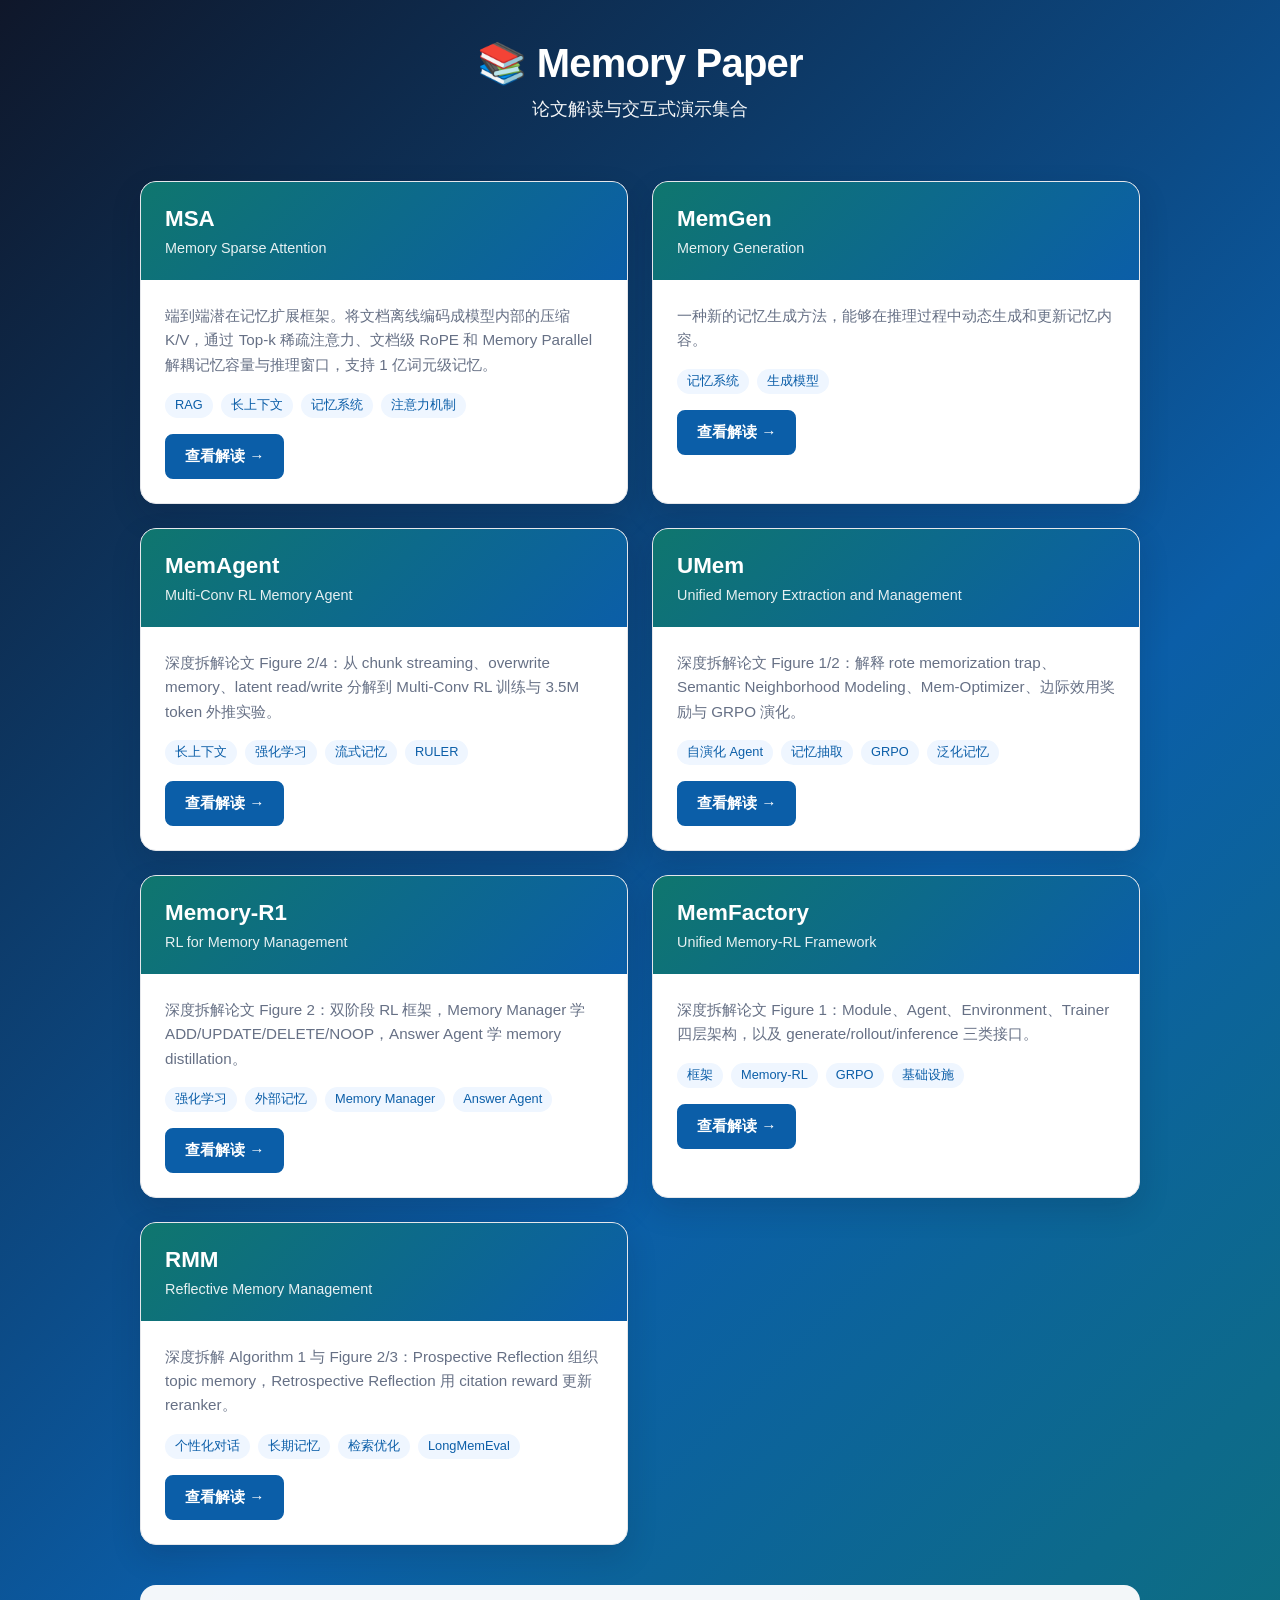
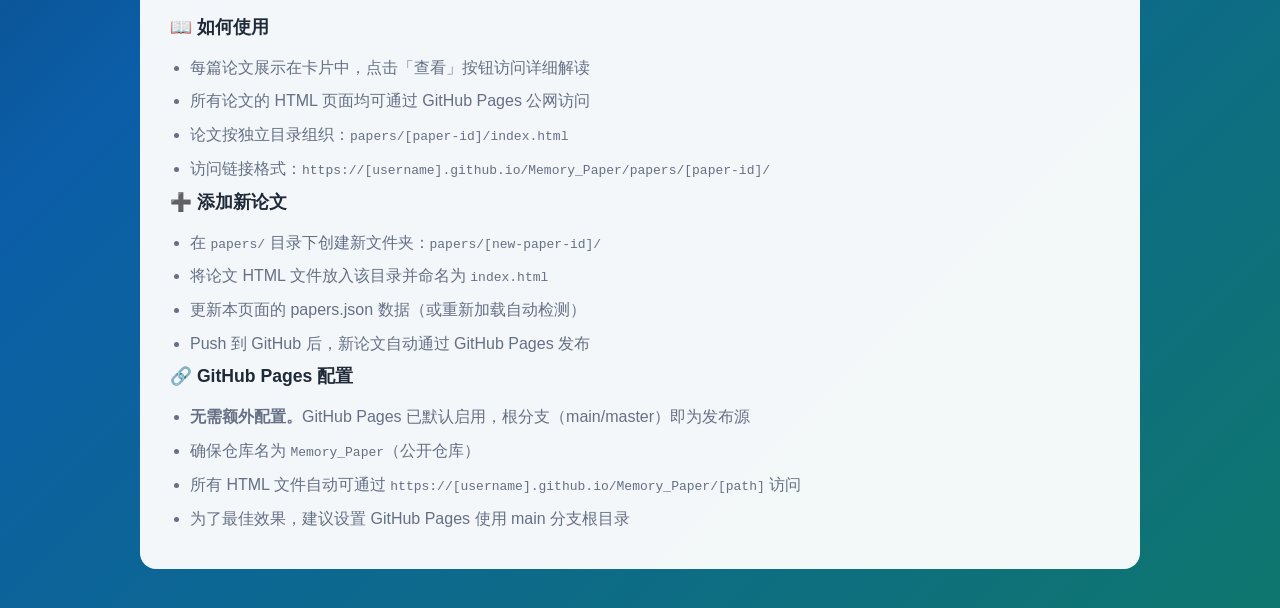
<file: index.html>
<!DOCTYPE html>
<html lang="zh-CN">
<head>
  <meta charset="utf-8" />
  <meta name="viewport" content="width=device-width, initial-scale=1" />
  <title>Memory Paper - 论文解读集</title>
  <style>
    * { box-sizing: border-box; }
    body {
      margin: 0;
      font-family: -apple-system, BlinkMacSystemFont, "Segoe UI", "PingFang SC", "Hiragino Sans GB", "Microsoft YaHei", Arial, sans-serif;
      background: linear-gradient(135deg, #0f172a 0%, #0b5ea8 52%, #0f766e 100%);
      min-height: 100vh;
      padding: 40px 20px;
      color: #1f2937;
    }
    .container {
      max-width: 1000px;
      margin: 0 auto;
    }
    .header {
      text-align: center;
      color: white;
      margin-bottom: 60px;
    }
    .header h1 {
      font-size: 2.5rem;
      margin: 0 0 10px;
      font-weight: 800;
      letter-spacing: -0.02em;
    }
    .header p {
      font-size: 1.1rem;
      opacity: 0.95;
      margin: 0;
    }
    .papers-grid {
      display: grid;
      grid-template-columns: repeat(auto-fit, minmax(320px, 1fr));
      gap: 24px;
      margin-bottom: 40px;
    }
    .paper-card {
      background: white;
      border-radius: 16px;
      overflow: hidden;
      box-shadow: 0 12px 30px rgba(15, 23, 42, 0.15);
      transition: transform 0.3s ease, box-shadow 0.3s ease;
      border: 1px solid #e5e7eb;
    }
    .paper-card:hover {
      transform: translateY(-4px);
      box-shadow: 0 20px 40px rgba(15, 23, 42, 0.2);
    }
    .paper-card-header {
      background: linear-gradient(135deg, #0f766e 0%, #0b5ea8 100%);
      padding: 24px;
      color: white;
    }
    .paper-card-header h2 {
      margin: 0 0 8px;
      font-size: 1.4rem;
      font-weight: 700;
    }
    .paper-card-header .subtitle {
      font-size: 0.9rem;
      opacity: 0.9;
      margin: 0;
    }
    .paper-card-body {
      padding: 24px;
    }
    .paper-card-body p {
      margin: 0 0 16px;
      color: #667085;
      font-size: 0.95rem;
      line-height: 1.6;
    }
    .paper-card-body p:last-child {
      margin-bottom: 0;
    }
    .tags {
      display: flex;
      flex-wrap: wrap;
      gap: 8px;
      margin-bottom: 16px;
    }
    .tag {
      display: inline-block;
      padding: 4px 10px;
      background: #eff6ff;
      color: #0b5ea8;
      border-radius: 999px;
      font-size: 0.8rem;
      font-weight: 500;
    }
    .btn {
      display: inline-block;
      padding: 10px 18px;
      background: #0b5ea8;
      color: white;
      border-radius: 8px;
      text-decoration: none;
      border: 2px solid #0b5ea8;
      font-size: 0.95rem;
      font-weight: 600;
      transition: all 0.3s ease;
      cursor: pointer;
    }
    .btn:hover {
      background: white;
      color: #0b5ea8;
    }
    .empty-state {
      text-align: center;
      padding: 60px 40px;
      background: rgba(255, 255, 255, 0.9);
      border-radius: 16px;
      color: #667085;
    }
    .empty-state-icon {
      font-size: 3rem;
      margin-bottom: 16px;
    }
    .empty-state h2 {
      margin: 0 0 8px;
      color: #1f2937;
      font-size: 1.3rem;
    }
    .empty-state p {
      margin: 0 0 16px;
    }
    .instructions {
      background: rgba(255, 255, 255, 0.95);
      border-radius: 16px;
      padding: 30px;
      margin-top: 40px;
    }
    .instructions h3 {
      margin: 0 0 16px;
      color: #1f2937;
      font-size: 1.1rem;
      font-weight: 700;
    }
    .instructions ul {
      margin: 0;
      padding-left: 20px;
    }
    .instructions li {
      margin-bottom: 8px;
      color: #667085;
      line-height: 1.6;
    }
    .instructions code {
      overflow-wrap: anywhere;
    }
    .code-block {
      background: #f3f6fb;
      border-left: 3px solid #0b5ea8;
      padding: 12px 16px;
      border-radius: 6px;
      font-family: monospace;
      font-size: 0.85rem;
      color: #0f172a;
      margin-top: 12px;
      overflow-x: auto;
    }
  </style>
</head>
<body>
  <div class="container">
    <div class="header">
      <h1>📚 Memory Paper</h1>
      <p>论文解读与交互式演示集合</p>
    </div>

    <div id="papers-container" class="papers-grid"></div>

    <div class="instructions">
      <h3>📖 如何使用</h3>
      <ul>
        <li>每篇论文展示在卡片中，点击「查看」按钮访问详细解读</li>
        <li>所有论文的 HTML 页面均可通过 GitHub Pages 公网访问</li>
        <li>论文按独立目录组织：<code>papers/[paper-id]/index.html</code></li>
        <li>访问链接格式：<code>https://[username].github.io/Memory_Paper/papers/[paper-id]/</code></li>
      </ul>
      <h3>➕ 添加新论文</h3>
      <ul>
        <li>在 <code>papers/</code> 目录下创建新文件夹：<code>papers/[new-paper-id]/</code></li>
        <li>将论文 HTML 文件放入该目录并命名为 <code>index.html</code></li>
        <li>更新本页面的 papers.json 数据（或重新加载自动检测）</li>
        <li>Push 到 GitHub 后，新论文自动通过 GitHub Pages 发布</li>
      </ul>
      <h3>🔗 GitHub Pages 配置</h3>
      <ul>
        <li><b>无需额外配置。</b>GitHub Pages 已默认启用，根分支（main/master）即为发布源</li>
        <li>确保仓库名为 <code>Memory_Paper</code>（公开仓库）</li>
        <li>所有 HTML 文件自动可通过 <code>https://[username].github.io/Memory_Paper/[path]</code> 访问</li>
        <li>为了最佳效果，建议设置 GitHub Pages 使用 main 分支根目录</li>
      </ul>
    </div>
  </div>

  <script>
    // 论文数据结构
    const papers = [
      {
        id: 'msa',
        title: 'MSA',
        subtitle: 'Memory Sparse Attention',
        description: '端到端潜在记忆扩展框架。将文档离线编码成模型内部的压缩 K/V，通过 Top-k 稀疏注意力、文档级 RoPE 和 Memory Parallel 解耦记忆容量与推理窗口，支持 1 亿词元级记忆。',
        tags: ['RAG', '长上下文', '记忆系统', '注意力机制'],
        href: './papers/msa/'
      },
      {
        id: 'memgen',
        title: 'MemGen',
        subtitle: 'Memory Generation',
        description: '一种新的记忆生成方法，能够在推理过程中动态生成和更新记忆内容。',
        tags: ['记忆系统', '生成模型'],
        href: './papers/memgen/'
      },
      {
        id: 'memagent',
        title: 'MemAgent',
        subtitle: 'Multi-Conv RL Memory Agent',
        description: '深度拆解论文 Figure 2/4：从 chunk streaming、overwrite memory、latent read/write 分解到 Multi-Conv RL 训练与 3.5M token 外推实验。',
        tags: ['长上下文', '强化学习', '流式记忆', 'RULER'],
        href: './papers/memagent/'
      },
      {
        id: 'umem',
        title: 'UMem',
        subtitle: 'Unified Memory Extraction and Management',
        description: '深度拆解论文 Figure 1/2：解释 rote memorization trap、Semantic Neighborhood Modeling、Mem-Optimizer、边际效用奖励与 GRPO 演化。',
        tags: ['自演化 Agent', '记忆抽取', 'GRPO', '泛化记忆'],
        href: './papers/umem/'
      },
      {
        id: 'memory-r1',
        title: 'Memory-R1',
        subtitle: 'RL for Memory Management',
        description: '深度拆解论文 Figure 2：双阶段 RL 框架，Memory Manager 学 ADD/UPDATE/DELETE/NOOP，Answer Agent 学 memory distillation。',
        tags: ['强化学习', '外部记忆', 'Memory Manager', 'Answer Agent'],
        href: './papers/memory-r1/'
      },
      {
        id: 'memfactory',
        title: 'MemFactory',
        subtitle: 'Unified Memory-RL Framework',
        description: '深度拆解论文 Figure 1：Module、Agent、Environment、Trainer 四层架构，以及 generate/rollout/inference 三类接口。',
        tags: ['框架', 'Memory-RL', 'GRPO', '基础设施'],
        href: './papers/memfactory/'
      },
      {
        id: 'rmm',
        title: 'RMM',
        subtitle: 'Reflective Memory Management',
        description: '深度拆解 Algorithm 1 与 Figure 2/3：Prospective Reflection 组织 topic memory，Retrospective Reflection 用 citation reward 更新 reranker。',
        tags: ['个性化对话', '长期记忆', '检索优化', 'LongMemEval'],
        href: './papers/rmm/'
      }

      // 后续添加更多论文时只需在此数组追加对象
    ];

    // 渲染论文卡片
    function renderPapers() {
      const container = document.getElementById('papers-container');
      
      if (papers.length === 0) {
        container.innerHTML = `
          <div style="grid-column: 1/-1;">
            <div class="empty-state">
              <div class="empty-state-icon">📄</div>
              <h2>暂无论文</h2>
              <p>开始添加论文解读吧！在 papers/ 目录下创建新文件夹并放入 index.html。</p>
            </div>
          </div>
        `;
        return;
      }

      container.innerHTML = papers.map(paper => `
        <div class="paper-card">
          <div class="paper-card-header">
            <h2>${paper.title}</h2>
            <p class="subtitle">${paper.subtitle}</p>
          </div>
          <div class="paper-card-body">
            <p>${paper.description}</p>
            <div class="tags">
              ${paper.tags.map(tag => `<span class="tag">${tag}</span>`).join('')}
            </div>
            <a href="${paper.href}" class="btn">查看解读 →</a>
          </div>
        </div>
      `).join('');
    }

    // 页面加载时渲染
    document.addEventListener('DOMContentLoaded', renderPapers);
  </script>
</body>
</html>
</file>
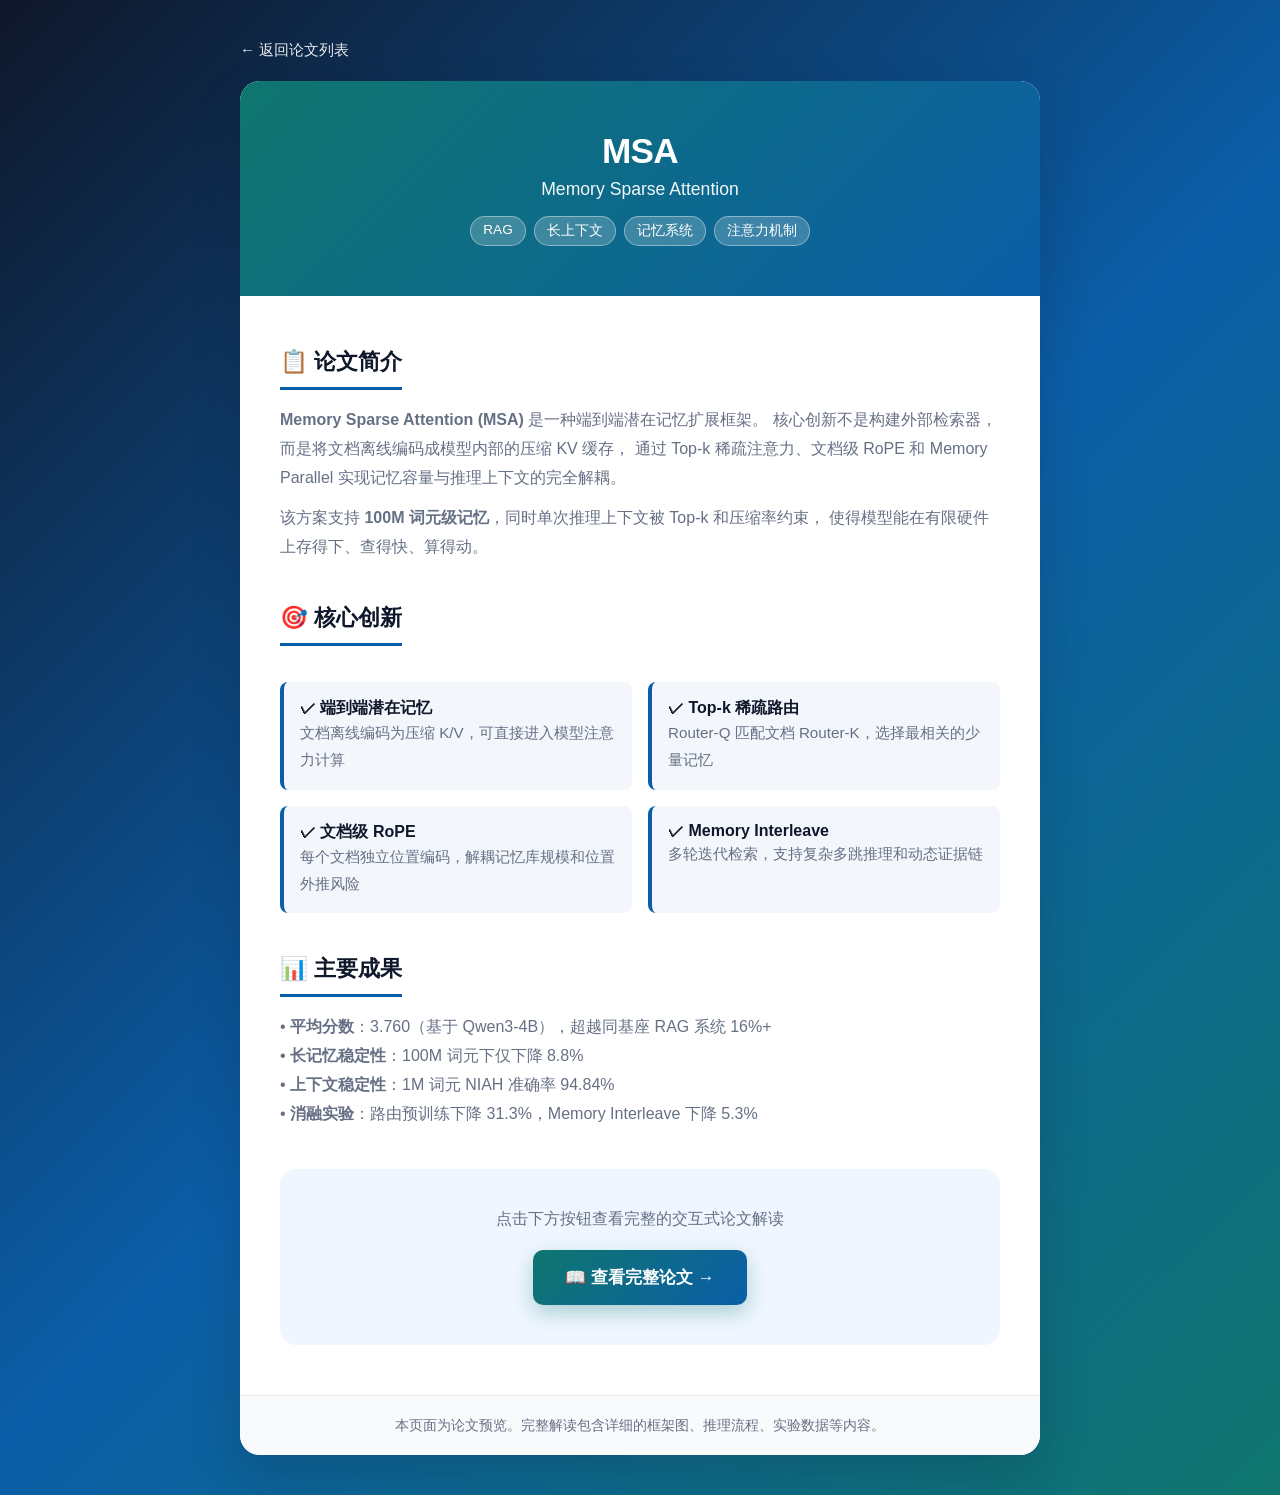
<file: msa/index.html>
<!DOCTYPE html>
<html lang="zh-CN">
<head>
  <meta charset="utf-8" />
  <meta name="viewport" content="width=device-width, initial-scale=1" />
  <title>MSA - Memory Sparse Attention</title>
  <style>
    * { box-sizing: border-box; }
    body {
      margin: 0;
      font-family: -apple-system, BlinkMacSystemFont, "Segoe UI", "PingFang SC", "Hiragino Sans GB", "Microsoft YaHei", Arial, sans-serif;
      background: linear-gradient(135deg, #0f172a 0%, #0b5ea8 52%, #0f766e 100%);
      min-height: 100vh;
      padding: 40px 20px;
      color: #1f2937;
    }
    .container { max-width: 800px; margin: 0 auto; }
    .card {
      background: white;
      border-radius: 20px;
      box-shadow: 0 20px 50px rgba(15, 23, 42, 0.2);
      overflow: hidden;
    }
    .card-header {
      background: linear-gradient(135deg, #0f766e 0%, #0b5ea8 100%);
      padding: 50px 40px;
      color: white;
      text-align: center;
    }
    .card-header h1 {
      margin: 0 0 8px;
      font-size: 2.2rem;
      font-weight: 800;
      letter-spacing: -0.02em;
    }
    .card-header .subtitle {
      font-size: 1.1rem;
      opacity: 0.95;
      margin: 0 0 16px;
    }
    .card-header .tags {
      display: flex;
      flex-wrap: wrap;
      gap: 8px;
      justify-content: center;
      margin-top: 16px;
    }
    .tag {
      display: inline-block;
      padding: 5px 12px;
      background: rgba(255, 255, 255, 0.2);
      border: 1px solid rgba(255, 255, 255, 0.4);
      border-radius: 999px;
      font-size: 0.85rem;
      font-weight: 500;
    }
    .card-body { padding: 50px 40px; }
    .section { margin-bottom: 40px; }
    .section h2 {
      margin: 0 0 16px;
      font-size: 1.4rem;
      color: #0f172a;
      font-weight: 700;
      border-bottom: 3px solid #0b5ea8;
      padding-bottom: 10px;
      display: inline-block;
    }
    .section p {
      margin: 0 0 12px;
      line-height: 1.8;
      color: #667085;
      font-size: 1rem;
    }
    .highlights {
      display: grid;
      grid-template-columns: repeat(2, 1fr);
      gap: 16px;
      margin-top: 20px;
    }
    @media (max-width: 600px) {
      .highlights { grid-template-columns: 1fr; }
    }
    .highlight-item {
      background: #f3f6fb;
      border-left: 4px solid #0b5ea8;
      padding: 16px;
      border-radius: 8px;
    }
    .highlight-item strong { color: #0f172a; }
    .highlight-item p { margin: 0; font-size: 0.95rem; }
    .cta-section {
      background: #eff6ff;
      border-radius: 16px;
      padding: 40px;
      text-align: center;
      margin-top: 40px;
    }
    .cta-button {
      display: inline-block;
      padding: 16px 32px;
      background: linear-gradient(135deg, #0f766e 0%, #0b5ea8 100%);
      color: white;
      border: none;
      border-radius: 10px;
      font-size: 1.05rem;
      font-weight: 700;
      cursor: pointer;
      text-decoration: none;
      transition: transform 0.2s, box-shadow 0.2s;
      box-shadow: 0 8px 20px rgba(15, 118, 110, 0.3);
    }
    .cta-button:hover {
      transform: translateY(-2px);
      box-shadow: 0 12px 30px rgba(15, 118, 110, 0.4);
    }
    .cta-button:active { transform: translateY(0); }
    .back-link {
      display: inline-block;
      margin-bottom: 20px;
      color: white;
      text-decoration: none;
      font-size: 0.95rem;
      opacity: 0.9;
    }
    .back-link:hover { opacity: 1; text-decoration: underline; }
    .footer {
      padding: 20px 40px;
      background: #f9fafb;
      border-top: 1px solid #e5e7eb;
      text-align: center;
      font-size: 0.9rem;
      color: #667085;
    }
  </style>
</head>
<body>
  <div class="container">
    <a href="../" class="back-link">← 返回论文列表</a>

    <div class="card">
      <div class="card-header">
        <h1>MSA</h1>
        <p class="subtitle">Memory Sparse Attention</p>
        <div class="tags">
          <span class="tag">RAG</span>
          <span class="tag">长上下文</span>
          <span class="tag">记忆系统</span>
          <span class="tag">注意力机制</span>
        </div>
      </div>

      <div class="card-body">
        <div class="section">
          <h2>📋 论文简介</h2>
          <p>
            <strong>Memory Sparse Attention (MSA)</strong> 是一种端到端潜在记忆扩展框架。
            核心创新不是构建外部检索器，而是将文档离线编码成模型内部的压缩 KV 缓存，
            通过 Top-k 稀疏注意力、文档级 RoPE 和 Memory Parallel 
            实现记忆容量与推理上下文的完全解耦。
          </p>
          <p>
            该方案支持 <strong>100M 词元级记忆</strong>，同时单次推理上下文被 Top-k 和压缩率约束，
            使得模型能在有限硬件上存得下、查得快、算得动。
          </p>
        </div>

        <div class="section">
          <h2>🎯 核心创新</h2>
          <div class="highlights">
            <div class="highlight-item">
              <strong>✓ 端到端潜在记忆</strong>
              <p>文档离线编码为压缩 K/V，可直接进入模型注意力计算</p>
            </div>
            <div class="highlight-item">
              <strong>✓ Top-k 稀疏路由</strong>
              <p>Router-Q 匹配文档 Router-K，选择最相关的少量记忆</p>
            </div>
            <div class="highlight-item">
              <strong>✓ 文档级 RoPE</strong>
              <p>每个文档独立位置编码，解耦记忆库规模和位置外推风险</p>
            </div>
            <div class="highlight-item">
              <strong>✓ Memory Interleave</strong>
              <p>多轮迭代检索，支持复杂多跳推理和动态证据链</p>
            </div>
          </div>
        </div>

        <div class="section">
          <h2>📊 主要成果</h2>
          <p>
            • <strong>平均分数</strong>：3.760（基于 Qwen3-4B），超越同基座 RAG 系统 16%+<br/>
            • <strong>长记忆稳定性</strong>：100M 词元下仅下降 8.8%<br/>
            • <strong>上下文稳定性</strong>：1M 词元 NIAH 准确率 94.84%<br/>
            • <strong>消融实验</strong>：路由预训练下降 31.3%，Memory Interleave 下降 5.3%
          </p>
        </div>

        <div class="cta-section">
          <p style="margin: 0 0 20px; color: #667085; font-size: 1rem;">
            点击下方按钮查看完整的交互式论文解读
          </p>
          <a href="../papers/msa/" class="cta-button">📖 查看完整论文 →</a>
        </div>
      </div>

      <div class="footer">
        本页面为论文预览。完整解读包含详细的框架图、推理流程、实验数据等内容。
      </div>
    </div>
  </div>
</body>
</html>
</file>
